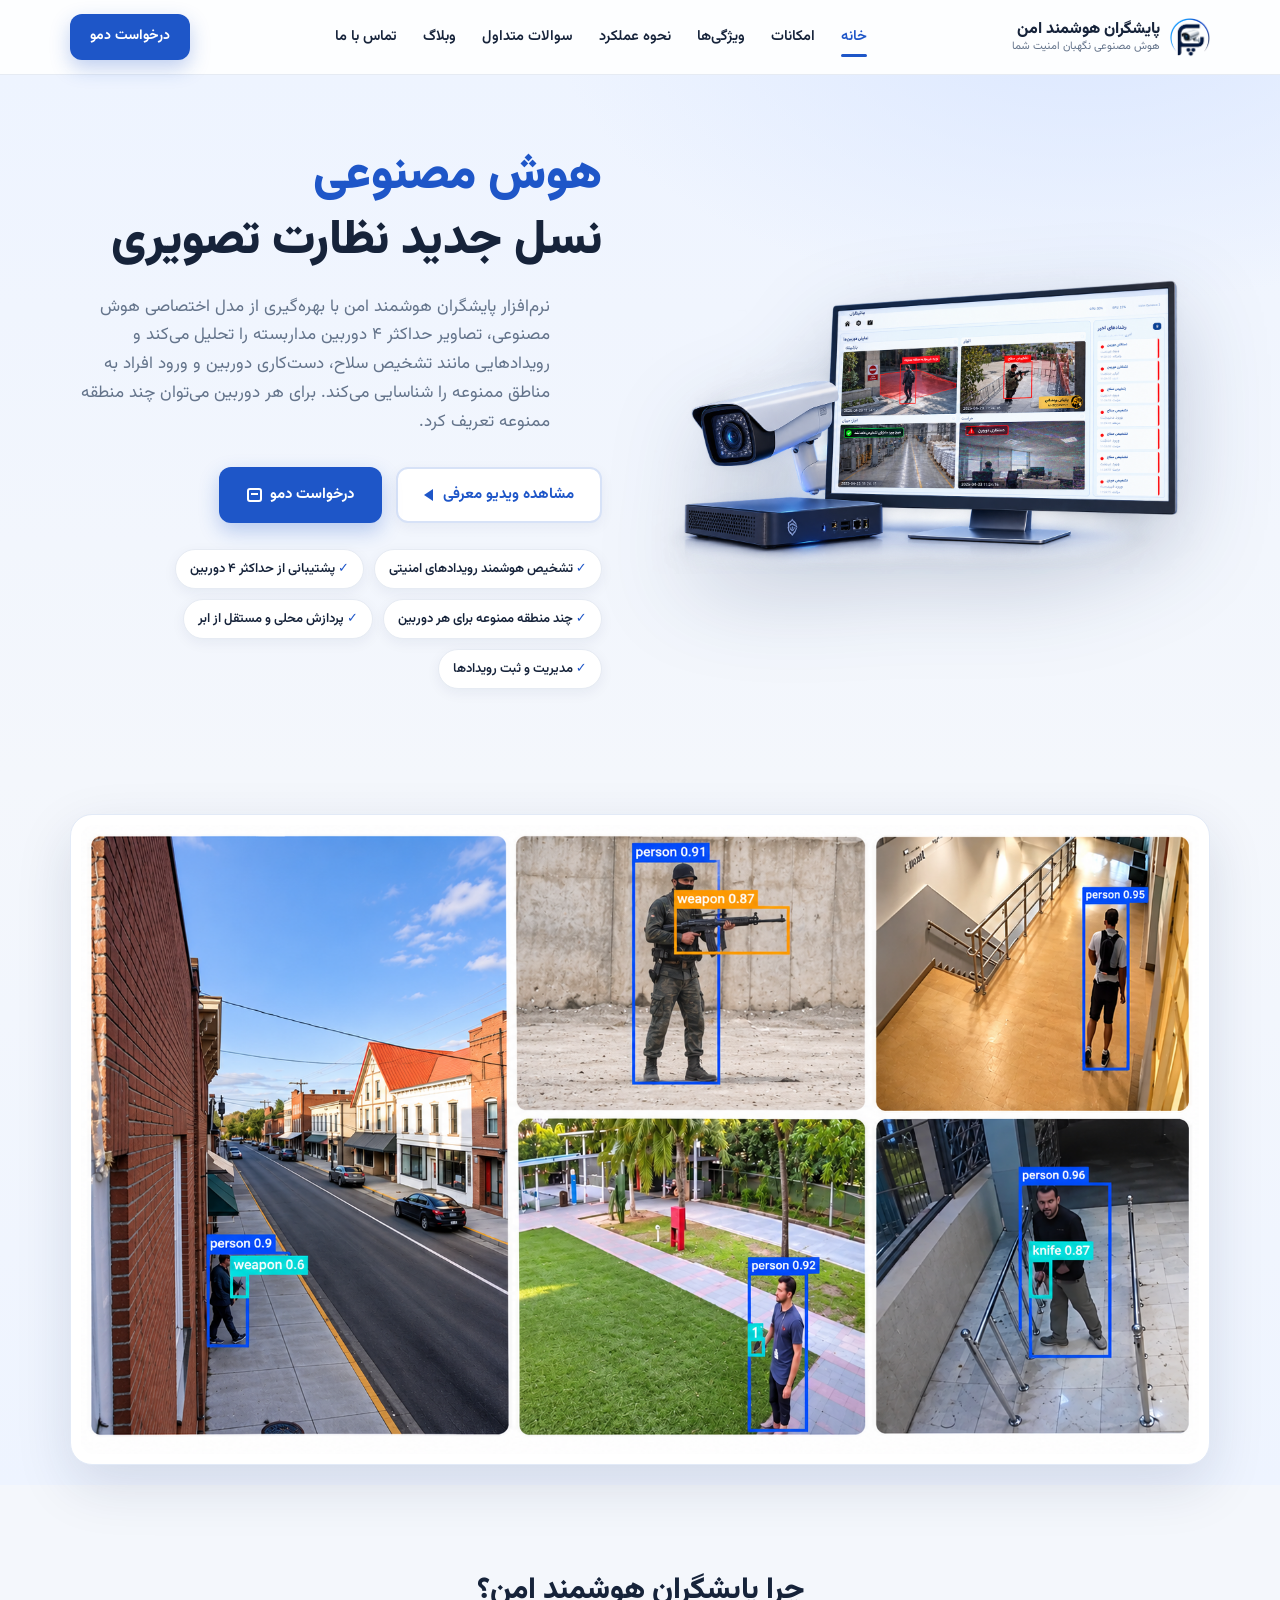
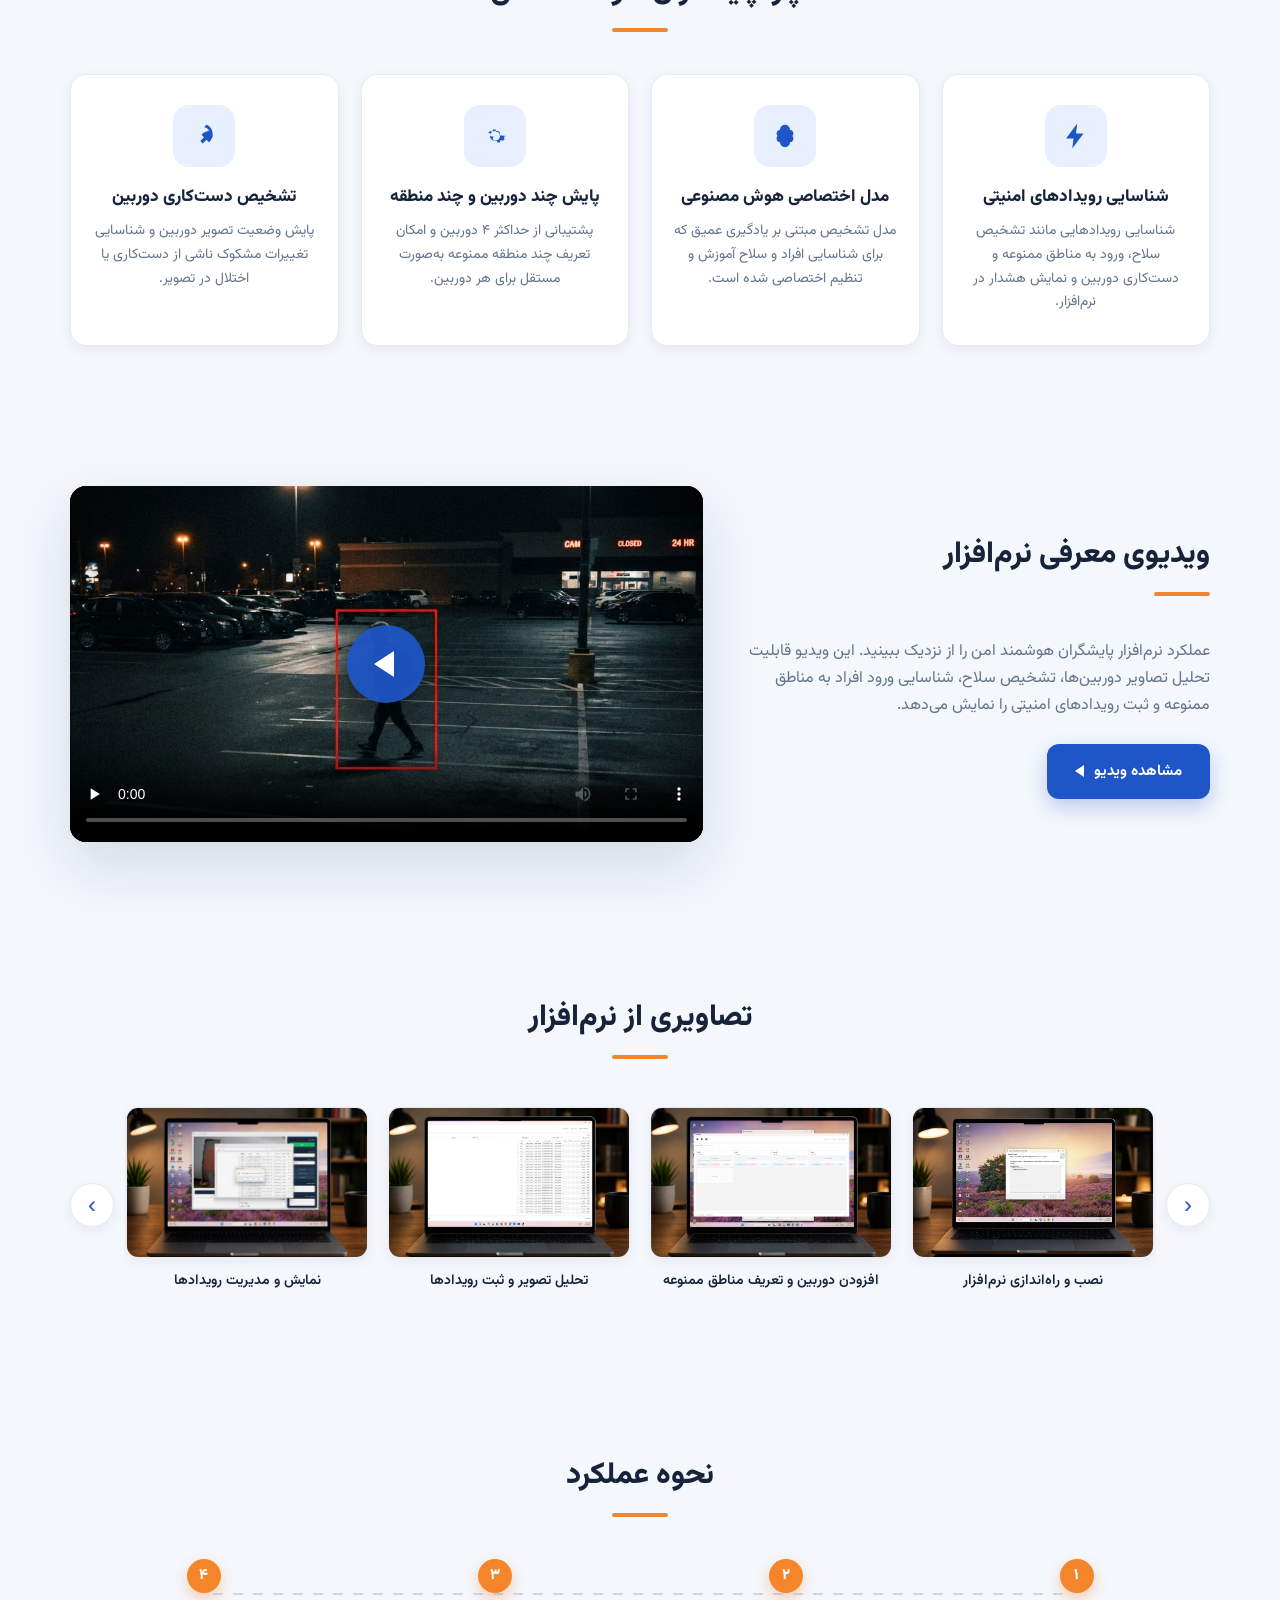
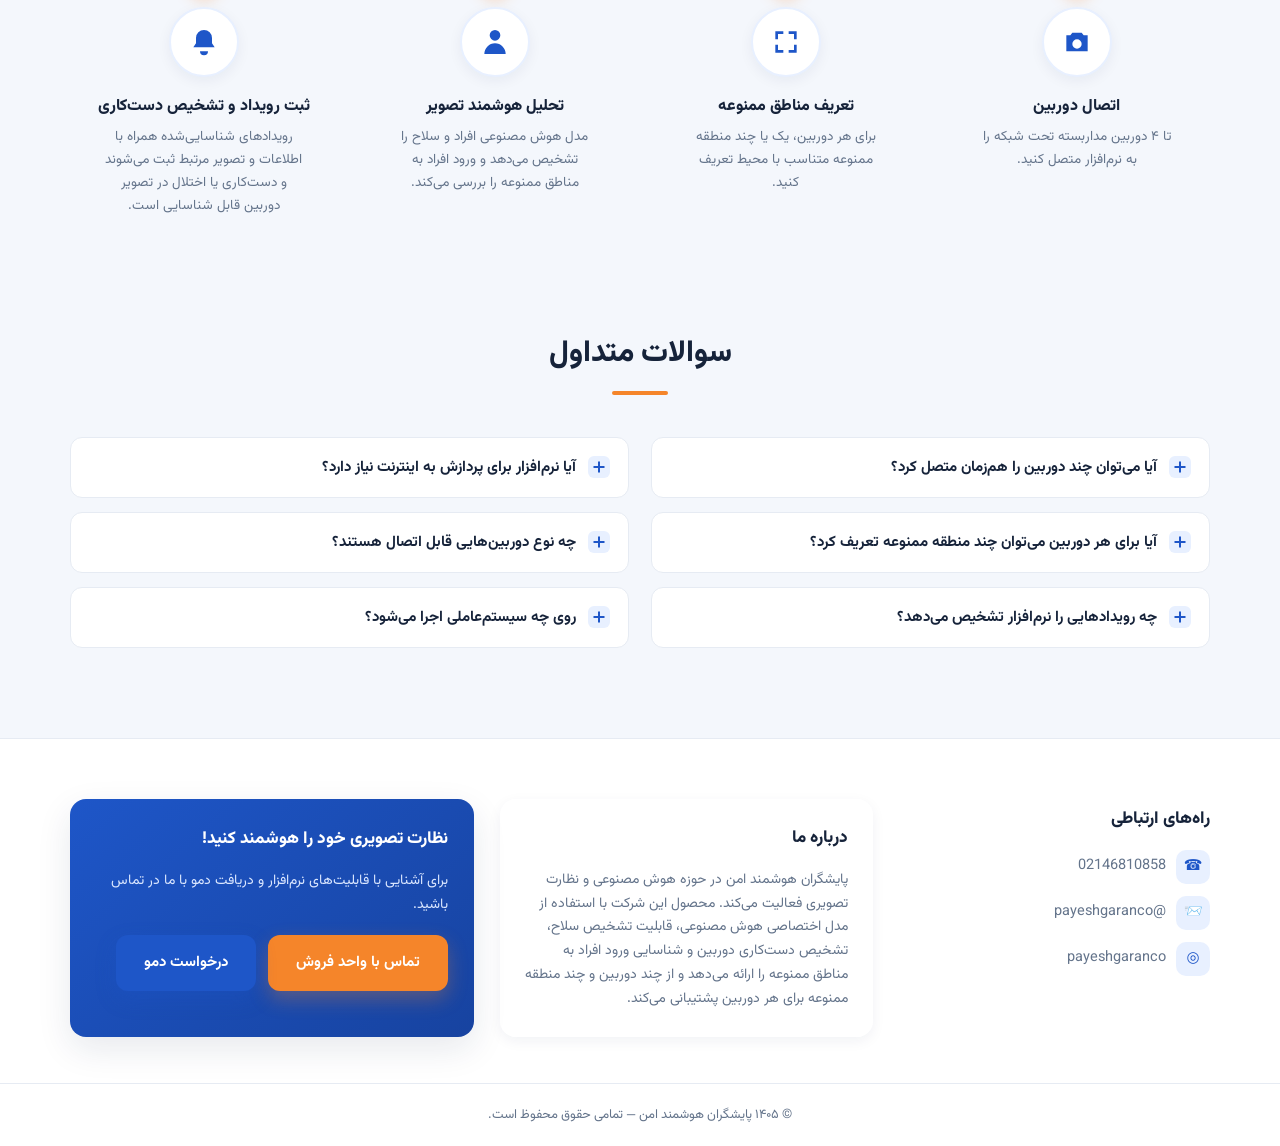
<file: index.html>
<!DOCTYPE html>
<html lang="fa" dir="rtl">
<head>
  <meta charset="UTF-8" />
  <meta name="viewport" content="width=device-width, initial-scale=1.0" />
  <title> پایشگران هوشمند امن | نرم‌افزار هوشمند نظارت تصویری با تشخیص سلاح و ورود به مناطق ممنوعه </title>
  <meta name="description"
content="نرم‌افزار هوشمند پایشگران، تصاویر چند دوربین مداربسته را تحلیل می‌کند و قابلیت تشخیص سلاح، تشخیص دست‌کاری دوربین و شناسایی ورود افراد به مناطق ممنوعه را دارد. امکان تعریف چند منطقه ممنوعه برای هر دوربین فراهم است.">
  <meta name="theme-color" content="#1e56c8" />
  <meta name="keywords"
  content="هوش مصنوعی, دوربین مداربسته, AI CCTV, تشخیص سلاح, دست‌کاری دوربین, منطقه ممنوعه, نظارت تصویری هوشمند">

  <meta name="robots" content="index,follow">
  <link rel="icon" type="image/png" href="/assets/logo/logo.png">
  <link rel="canonical" href="https://payeshgaranco.ir/">
  <meta property="og:title" content="پایشگران هوشمند امن">

  <meta property="og:description"
  content="نظارت تصویری هوشمند با تشخیص سلاح، دست‌کاری دوربین و ورود به مناطق ممنوعه">

  <meta property="og:image"
  content="https://payeshgaranco.ir/assets/images/cover.png">
  <meta property="og:image:width" content="1200">
  <meta property="og:image:height" content="630">
  <meta property="og:image:type" content="image/png">
  <meta property="og:url"
  content="https://payeshgaranco.ir">
  <meta property="og:locale" content="fa_IR">
  <meta property="og:site_name" content="پایشگران هوشمند امن">
  <meta name="twitter:card" content="summary_large_image">
  <meta name="twitter:title" content="پایشگران هوشمند امن">
  <meta name="twitter:description" content="تحلیل هوشمند چند دوربین مداربسته با هوش مصنوعی">
  <meta name="twitter:image" content="https://payeshgaranco.ir/assets/images/cover.png">
  <meta property="og:type"
  content="website">
  <!-- Vazirmatn Persian font -->
  <link rel="preconnect" href="https://fonts.googleapis.com" />
  <link rel="preconnect" href="https://fonts.gstatic.com" crossorigin />
  <link href="https://fonts.googleapis.com/css2?family=Vazirmatn:wght@400;500;600;700;800;900&display=swap" rel="stylesheet" />

  <link rel="stylesheet" href="style.css" />
</head>
<body>

  <!-- ============================================================= -->
  <!-- SECTION 1 : HEADER + HERO                                     -->
  <!-- ============================================================= -->
  <header class="navbar" id="navbar">
    <div class="container nav-inner">

      <!-- Brand / Logo -->
      <a href="#hero" class="brand">
        <!-- ASSET REQUIRED: assets/logo/logo.png -->
        <img src="assets/logo/logo.png" alt="لوگوی پایشگران هوشمند امن" class="brand-logo" />
        <span class="brand-text">
          <strong>پایشگران هوشمند امن</strong>
          <small>هوش مصنوعی نگهبان امنیت شما</small>
        </span>
      </a>

      <!-- Desktop navigation -->
      <nav class="nav-links" id="navLinks">
        <a href="#hero" class="active">خانه</a>
        <a href="#features">امکانات</a>
        <a href="#video">ویژگی‌ها</a>
        <a href="#how">نحوه عملکرد</a>
        <a href="#faq">سوالات متداول</a>
        <a href="/blog/">وبلاگ</a>
        <a href="#footer">تماس با ما</a>
      </nav>

      <!-- CTA + mobile toggle -->
      <div class="nav-actions">
        <a href="#footer" class="btn btn-primary btn-sm nav-cta">درخواست دمو</a>
        <button class="nav-toggle" id="navToggle" aria-label="باز کردن منو" aria-expanded="false">
          <span></span><span></span><span></span>
        </button>
      </div>

    </div>
  </header>

  <!-- HERO -->
  <section class="hero" id="hero">
    <div class="container hero-inner">

      <!-- Hero image -->
      <div class="hero-media reveal">
        <!-- ASSET REQUIRED: assets/images/hero.png -->
        <img src="assets/Dashboard.webp" alt="نمایش نرم‌افزار روی مانیتور و لپ‌تاپ به همراه دوربین مداربسته" />
      </div>

      <!-- Hero text -->
      <div class="hero-content reveal">
        <h1 class="hero-title">
          <span class="accent">هوش مصنوعی</span>
         نسل جدید نظارت تصویری
        </h1>
        <p class="hero-sub">نرم‌افزار پایشگران هوشمند امن با بهره‌گیری از مدل اختصاصی هوش مصنوعی، تصاویر حداکثر ۴ دوربین مداربسته را تحلیل می‌کند و رویدادهایی مانند تشخیص سلاح، دست‌کاری دوربین و ورود افراد به مناطق ممنوعه را شناسایی می‌کند. برای هر دوربین می‌توان چند منطقه ممنوعه تعریف کرد.
        </p>

        <div class="hero-buttons">
          <a href="#video" class="btn btn-outline">
            مشاهده ویدیو معرفی
            <span class="icon-play" aria-hidden="true"></span>
          </a>
          <a href="#footer" class="btn btn-primary">
            درخواست دمو
            <span class="icon-cal" aria-hidden="true"></span>
          </a>
        </div>

        <!-- Feature chips -->
        <ul class="hero-chips">
          <li>تشخیص هوشمند رویدادهای امنیتی</li>
          <li>پشتیبانی از حداکثر ۴ دوربین</li>
          <li>چند منطقه ممنوعه برای هر دوربین</li>
          <li>پردازش محلی و مستقل از ابر</li>
          <li>مدیریت و ثبت رویدادها</li>
        </ul>
      </div>

    </div>
  </section>
  
  <!-- AI Detection Showcase -->
  <section class="detection-showcase">
    <div class="container">
      <div class="detection-image">
        <img
          src="assets/images/ai-detection.png"
          alt="نمونه تشخیص هوشمند انسان و سلاح توسط مدل اختصاصی پایشگران"
          loading="lazy"
        />
      </div>
    </div>
  </section>

  <!-- ============================================================= -->
  <!-- SECTION 2 : FEATURES (4 CARDS)                                -->
  <!-- ============================================================= -->
  <section class="features" id="features">
    <div class="container">
      <h2 class="section-title reveal">چرا پایشگران هوشمند امن؟</h2>

      <div class="feature-grid">

        <article class="card feature-card reveal">
          <div class="feature-icon">
            <!-- icon: bolt/alert -->
            <svg viewBox="0 0 24 24" aria-hidden="true"><path d="M13 2 4 14h6l-1 8 9-12h-6z"/></svg>
          </div>
          <h3>شناسایی رویدادهای امنیتی</h3>
          <p>شناسایی رویدادهایی مانند تشخیص سلاح، ورود به مناطق ممنوعه و دست‌کاری دوربین و نمایش هشدار در نرم‌افزار.</p>
        </article>

        <article class="card feature-card reveal">
          <div class="feature-icon">
            <!-- icon: ai / brain -->
            <svg viewBox="0 0 24 24" aria-hidden="true"><path d="M12 3a4 4 0 0 0-4 4 3 3 0 0 0-2 5 3 3 0 0 0 2 5 4 4 0 0 0 8 0 3 3 0 0 0 2-5 3 3 0 0 0-2-5 4 4 0 0 0-4-4zm0 3v12"/></svg>
          </div>
          <h3>مدل اختصاصی هوش مصنوعی</h3>
          <p>مدل تشخیص مبتنی بر یادگیری عمیق که برای شناسایی افراد و سلاح آموزش و تنظیم اختصاصی شده است.</p>
        </article>

        <article class="card feature-card reveal">
          <div class="feature-icon">
            <!-- icon: settings/gear -->
            <svg viewBox="0 0 24 24" aria-hidden="true"><path d="M12 8a4 4 0 1 0 0 8 4 4 0 0 0 0-8zm9 4-2 .5.7 1.9-1.4 1.4-1.9-.7-.5 2h-2l-.5-2-1.9.7-1.4-1.4.7-1.9L8 12l.5-1.9-1.9-.7L8 8l1.9.7.5-2h2l.5 2 1.9-.7L16 9.4l-.7 1.9z"/></svg>
          </div>
          <h3>پایش چند دوربین و چند منطقه</h3>
          <p>پشتیبانی از حداکثر ۴ دوربین و امکان تعریف چند منطقه ممنوعه به‌صورت مستقل برای هر دوربین.</p>
        </article>

        <article class="card feature-card reveal">
          <div class="feature-icon">
            <!-- icon: rocket -->
            <svg viewBox="0 0 24 24" aria-hidden="true"><path d="M14 3c3 1 5 4 5 8 0 2-1 4-3 6l-2-2-3 3-2-2 3-3-2-2c2-2 4-3 6-3-1-2-2-3-4-3z"/></svg>
          </div>
          <h3>تشخیص دست‌کاری دوربین</h3>
          <p>پایش وضعیت تصویر دوربین و شناسایی تغییرات مشکوک ناشی از دست‌کاری یا اختلال در تصویر.</p>
        </article>

      </div>
    </div>
  </section>


  <!-- ============================================================= -->
  <!-- SECTION 3 : VIDEO                                             -->
  <!-- ============================================================= -->
  <section class="video-section" id="video">
    <div class="container video-inner">

      <div class="video-text reveal">
        <h2 class="section-title align-start">ویدیوی معرفی نرم‌افزار</h2>
        <p>عملکرد نرم‌افزار پایشگران هوشمند امن را از نزدیک ببینید. این ویدیو قابلیت تحلیل تصاویر دوربین‌ها، تشخیص سلاح، شناسایی ورود افراد به مناطق ممنوعه و ثبت رویدادهای امنیتی را نمایش می‌دهد.   </p>
        <a href="#video" class="btn btn-primary" id="playCta">
          مشاهده ویدیو
          <span class="icon-play" aria-hidden="true"></span>
        </a>
      </div>

      <div class="video-player reveal">
        <!-- ASSET REQUIRED: assets/video/demo.mp4  +  poster assets/images/video-poster.png -->
        <video id="demoVideo" controls poster="assets/images/video-poster.png" preload="none">
          <source src="assets/demoo.mp4" type="video/mp4" />
          مرورگر شما از پخش ویدیو پشتیبانی نمی‌کند.
        </video>
        <button class="video-play-btn" id="videoPlayBtn" aria-label="پخش ویدیو">
          <span class="icon-play-big" aria-hidden="true"></span>
        </button>
      </div>

    </div>
  </section>


  <!-- ============================================================= -->
  <!-- SECTION 4 : SOFTWARE GALLERY                                  -->
  <!-- ============================================================= -->
  <section class="gallery" id="gallery">
    <div class="container">
      <h2 class="section-title reveal">تصاویری از نرم‌افزار</h2>

      <div class="gallery-wrap reveal">
        <button class="gallery-nav prev" id="galleryPrev" aria-label="قبلی">‹</button>

        <div class="gallery-track" id="galleryTrack">
          <figure class="gallery-item">
            <!-- ASSET REQUIRED: assets/images/screenshot1.png -->
            <img src="assets/images/b.png" alt="نصب و راه‌اندازی نرم‌افزار پایشگران" />
            <figcaption>نصب و راه‌اندازی نرم‌افزار</figcaption>
          </figure>

          <figure class="gallery-item">
            <!-- ASSET REQUIRED: assets/images/screenshot2.png -->
            <img src="assets/images/c.png" alt="تعریف مناطق ممنوعه برای دوربین" />
            <figcaption>افزودن دوربین و تعریف مناطق ممنوعه</figcaption>
          </figure>

          <figure class="gallery-item">
            <!-- ASSET REQUIRED: assets/images/screenshot3.png -->
            <img src="assets/images/a.png" alt="تحلیل تصاویر و تشخیص رویدادهای امنیتی" />
            <figcaption>تحلیل تصویر و ثبت رویدادها</figcaption>
          </figure>

          <figure class="gallery-item">
            <!-- ASSET REQUIRED: assets/images/screenshot4.png -->
            <img src="assets/images/d.png" alt="نمایش و مدیریت رویدادهای ثبت‌شده" />
            <figcaption>نمایش و مدیریت رویدادها</figcaption>
          </figure>
        </div>

        <button class="gallery-nav next" id="galleryNext" aria-label="بعدی">›</button>
      </div>
    </div>
  </section>


  <!-- ============================================================= -->
  <!-- SECTION 5 : HOW IT WORKS (4 STEPS)                            -->
  <!-- ============================================================= -->
  <section class="how" id="how">
    <div class="container">
      <h2 class="section-title reveal">نحوه عملکرد</h2>

      <div class="steps">

        <div class="step reveal">
          <div class="step-badge">۱</div>
          <div class="step-icon">
            <!-- icon: camera -->
            <svg viewBox="0 0 24 24" aria-hidden="true"><path d="M4 7h3l1.5-2h7L17 7h3v12H4zM12 10a3.5 3.5 0 1 0 0 7 3.5 3.5 0 0 0 0-7z"/></svg>
          </div>
          <h3>اتصال دوربین</h3>
          <p>تا ۴ دوربین مداربسته تحت شبکه را به نرم‌افزار متصل کنید.</p>
        </div>

        <div class="step reveal">
          <div class="step-badge">۲</div>
          <div class="step-icon">
            <!-- icon: zone/square -->
            <svg viewBox="0 0 24 24" aria-hidden="true"><path d="M4 4h6v2H6v4H4zM20 4v6h-2V6h-4V4zM4 20v-6h2v4h4v2zM20 20h-6v-2h4v-4h2z"/></svg>
          </div>
          <h3>تعریف مناطق ممنوعه</h3>
          <p>برای هر دوربین، یک یا چند منطقه ممنوعه متناسب با محیط تعریف کنید.</p>
        </div>

        <div class="step reveal">
          <div class="step-badge">۳</div>
          <div class="step-icon">
            <!-- icon: person -->
            <svg viewBox="0 0 24 24" aria-hidden="true"><path d="M12 3a4 4 0 1 0 0 8 4 4 0 0 0 0-8zM4 21a8 8 0 0 1 16 0z"/></svg>
          </div>
          <h3>تحلیل هوشمند تصویر</h3>
          <p>مدل هوش مصنوعی افراد و سلاح را تشخیص می‌دهد و ورود افراد به مناطق ممنوعه را بررسی می‌کند.</p>
        </div>

        <div class="step reveal">
          <div class="step-badge">۴</div>
          <div class="step-icon">
            <!-- icon: bell -->
            <svg viewBox="0 0 24 24" aria-hidden="true"><path d="M12 3a6 6 0 0 0-6 6v4l-2 3h16l-2-3V9a6 6 0 0 0-6-6zM9 19a3 3 0 0 0 6 0z"/></svg>
          </div>
          <h3>ثبت رویداد و تشخیص دست‌کاری</h3>
          <p>رویدادهای شناسایی‌شده همراه با اطلاعات و تصویر مرتبط ثبت می‌شوند و دست‌کاری یا اختلال در تصویر دوربین قابل شناسایی است.</p>
        </div>

      </div>
    </div>
  </section>


  <!-- ============================================================= -->
  <!-- SECTION 6 : FAQ ACCORDION                                     -->
  <!-- ============================================================= -->
  <section class="faq" id="faq">
    <div class="container">
      <h2 class="section-title reveal">سوالات متداول</h2>

      <div class="faq-grid reveal">

        <!-- Column 1 -->
        <div class="faq-col">
          <div class="faq-item">
            <button class="faq-q" aria-expanded="false">
              <span class="faq-plus" aria-hidden="true"></span>
              آیا می‌توان چند دوربین را هم‌زمان متصل کرد؟
            </button>
            <div class="faq-a"><p>بله، نسخه فعلی نرم‌افزار از پایش هم‌زمان حداکثر ۴ دوربین مداربسته پشتیبانی می‌کند.</p></div>
          </div>

          <div class="faq-item">
            <button class="faq-q" aria-expanded="false">
              <span class="faq-plus" aria-hidden="true"></span>
              آیا برای هر دوربین می‌توان چند منطقه ممنوعه تعریف کرد؟
            </button>
            <div class="faq-a"><p>بله، برای هر دوربین می‌توان چند منطقه ممنوعه تعریف کرد و رویدادهای ثبت‌شده را در نرم‌افزار بررسی کرد.</p></div>
          </div>

          <div class="faq-item">
            <button class="faq-q" aria-expanded="false">
              <span class="faq-plus" aria-hidden="true"></span>
              چه رویدادهایی را نرم‌افزار تشخیص می‌دهد؟
            </button>
            <div class="faq-a"><p>قابلیت‌های اصلی شامل تشخیص سلاح، تشخیص دست‌کاری یا اختلال در تصویر دوربین و شناسایی ورود افراد به مناطق ممنوعه است.</p></div>
          </div>
        </div>

        <!-- Column 2 -->
        <div class="faq-col">
          <div class="faq-item">
            <button class="faq-q" aria-expanded="false">
              <span class="faq-plus" aria-hidden="true"></span>
              آیا نرم‌افزار برای پردازش به اینترنت نیاز دارد؟
            </button>
            <div class="faq-a"><p>پردازش اصلی و ذخیره‌سازی اطلاعات به‌صورت محلی انجام می‌شود و برای عملکرد اصلی نرم‌افزار به سرویس ابری نیاز نیست.</p></div>
          </div>

          <div class="faq-item">
            <button class="faq-q" aria-expanded="false">
              <span class="faq-plus" aria-hidden="true"></span>
              چه نوع دوربین‌هایی قابل اتصال هستند؟
            </button>
            <div class="faq-a"><p>نرم‌افزار از دوربین‌های تحت شبکه‌ای که جریان تصویر آن‌ها از طریق RTSP در دسترس باشد پشتیبانی می‌کند.</p></div>
          </div>

          <div class="faq-item">
            <button class="faq-q" aria-expanded="false">
              <span class="faq-plus" aria-hidden="true"></span>
              روی چه سیستم‌عاملی اجرا می‌شود؟
            </button>
            <div class="faq-a"><p>نرم‌افزار برای نصب و اجرا روی ویندوز ۱۰ و ویندوز ۱۱ آماده شده است.</p></div>
          </div>
        </div>

      </div>
    </div>
  </section>


  <!-- ============================================================= -->
  <!-- SECTION 7 : FOOTER + CONTACT                                  -->
  <!-- ============================================================= -->
  <footer class="footer" id="footer">
    <div class="container footer-grid">

      <!-- Contact info -->
      <div class="footer-col reveal">
        <h3>راه‌های ارتباطی</h3>
        <ul class="contact-list">
          <li><span class="c-icon" aria-hidden="true">☎</span>02146810858 </li>
          <li><span class="c-icon" aria-hidden="true">📨</span><a href="https://t.me/payeshgaranco" target="_blank">@payeshgaranco</a></li>
          <li><span class="c-icon" aria-hidden="true">◎</span><a href="https://instagram.com/payeshgaranco" target="_blank" rel="noopener noreferrer">payeshgaranco</a></li>
        </ul>
      </div>

      <!-- About -->
      <div class="footer-col card glass reveal">
        <h3>درباره ما</h3>
        <p>
          پایشگران هوشمند امن در حوزه هوش مصنوعی و نظارت تصویری فعالیت می‌کند. محصول این شرکت با استفاده از مدل اختصاصی هوش مصنوعی، قابلیت تشخیص سلاح، تشخیص دست‌کاری دوربین و شناسایی ورود افراد به مناطق ممنوعه را ارائه می‌دهد و از چند دوربین و چند منطقه ممنوعه برای هر دوربین پشتیبانی می‌کند.
        </p>
      </div>

      <!-- Final CTA -->
      <div class="footer-col cta-card reveal">
        <h3>نظارت تصویری خود را هوشمند کنید!</h3>
        <p>برای آشنایی با قابلیت‌های نرم‌افزار و دریافت دمو با ما در تماس باشید.</p>
        <div class="cta-buttons">
          <a href="tel:09380102519" class="btn btn-accent">تماس با واحد فروش</a>
          <a href="#hero" class="btn btn-primary">درخواست دمو</a>
        </div>
      </div>

    </div>

    <div class="footer-bottom">
      <div class="container">
        <p>© ۱۴۰۵ پایشگران هوشمند امن — تمامی حقوق محفوظ است.</p>
      </div>
    </div>
  </footer>

  <script src="script.js"></script>
</body>
</html>
</file>
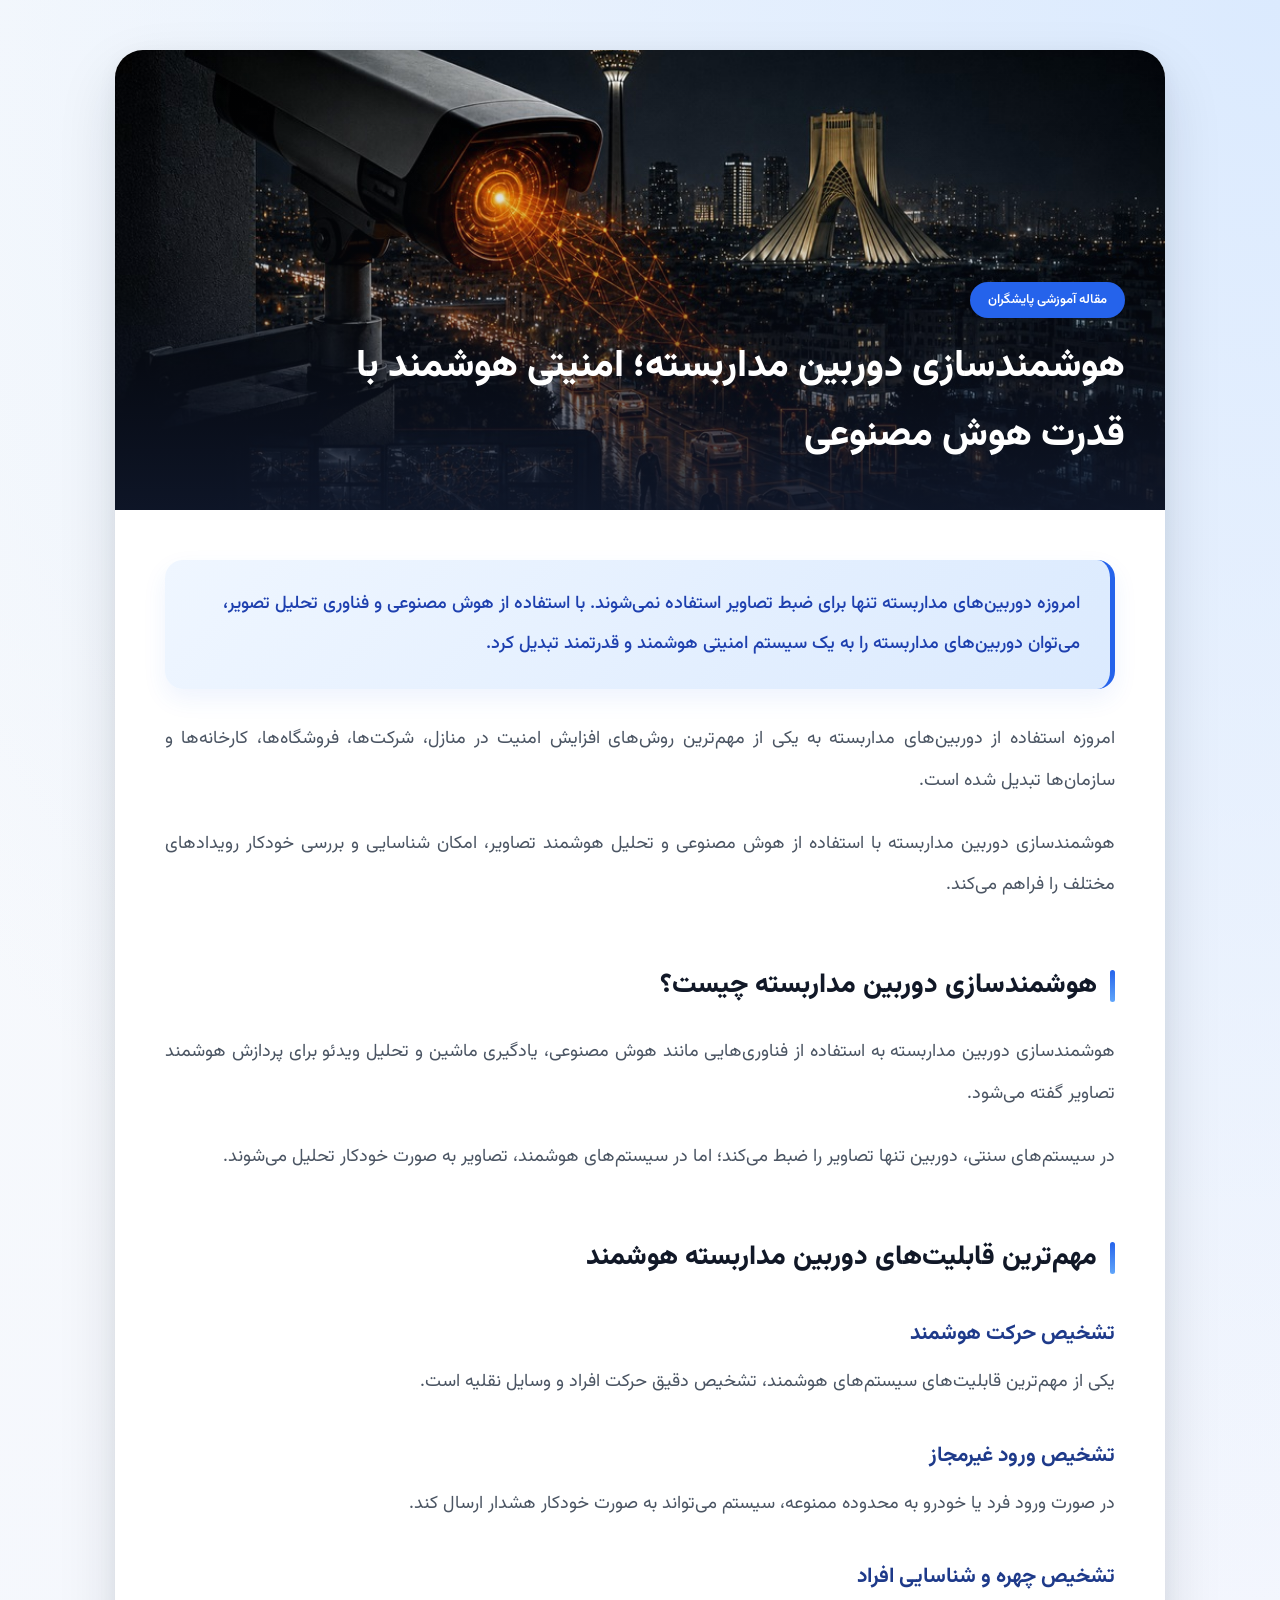
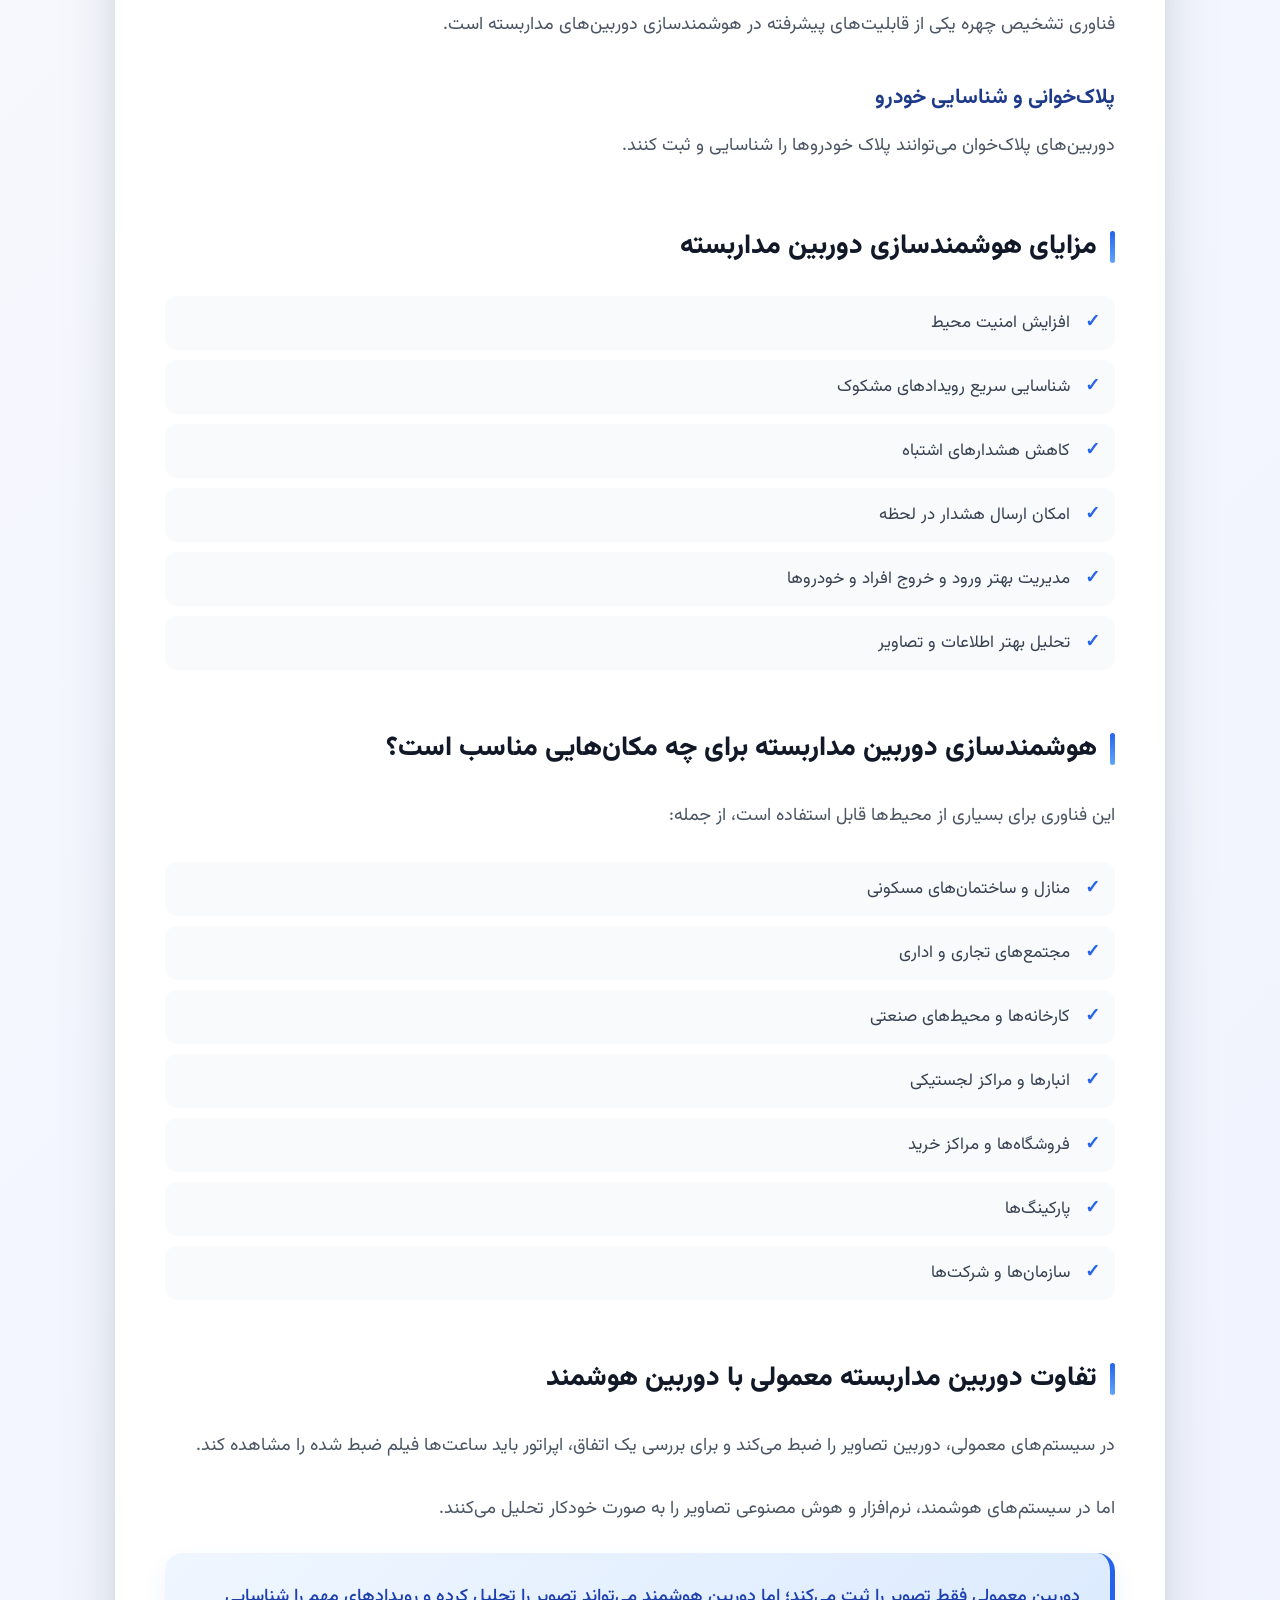
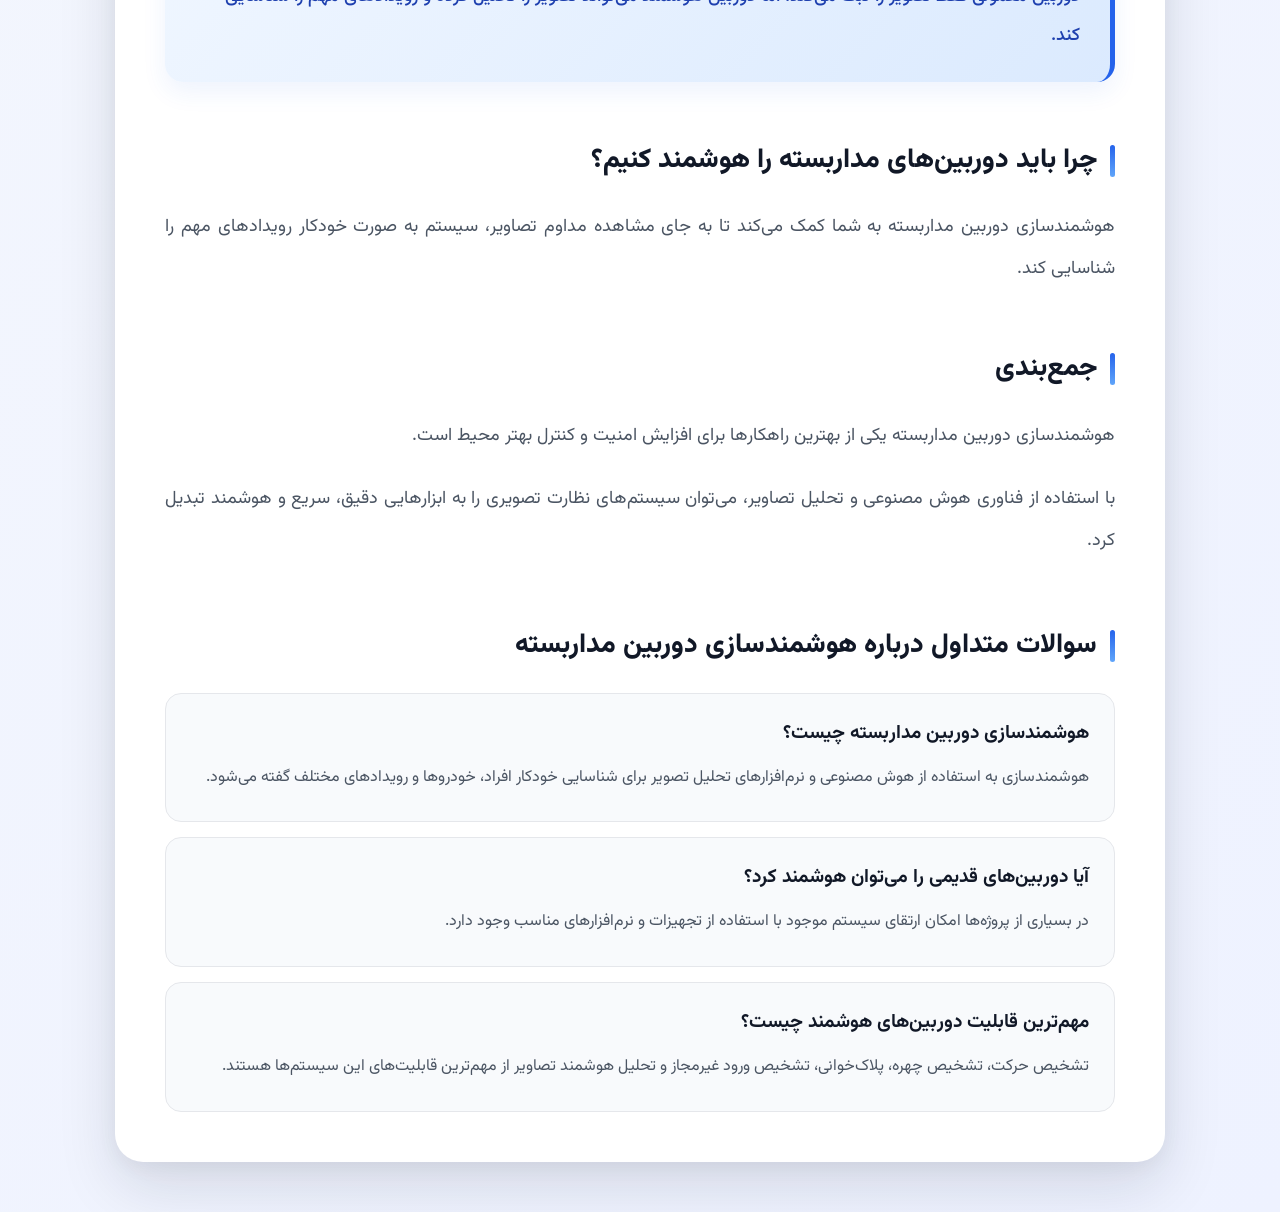
<file: blog/index.html>
<!DOCTYPE html>
<html lang="fa" dir="rtl">

<head>

    <meta charset="UTF-8">

    <meta name="viewport" content="width=device-width, initial-scale=1.0">

    <title>
        هوشمندسازی دوربین مداربسته | پایشگران هوشمند امن
    </title>

    <meta
        name="description"
        content="هوشمندسازی دوربین‌های مداربسته با استفاده از هوش مصنوعی، تشخیص چهره، پلاک‌خوانی و تحلیل هوشمند تصاویر."
    >

    <!-- فونت Vazirmatn -->

    <link rel="preconnect" href="https://fonts.googleapis.com">

    <link rel="preconnect" href="https://fonts.gstatic.com" crossorigin>

    <link
        href="https://fonts.googleapis.com/css2?family=Vazirmatn:wght@400;500;600;700;800&display=swap"
        rel="stylesheet"
    >

    <!-- فایل استایل -->

    <link rel="stylesheet" href="blog.css">

</head>


<body>


    <main class="blog-page">


        <article class="blog-article">


            <!-- تصویر اصلی مقاله -->

            <div class="blog-hero">

                <img
                    src="blogimage.png"
                    alt="هوشمندسازی دوربین مداربسته با هوش مصنوعی"
                >

                <div class="blog-hero-overlay">

                    <div class="blog-hero-content">

                        <span class="blog-label">
                            مقاله آموزشی پایشگران
                        </span>

                        <h1>
                            هوشمندسازی دوربین مداربسته؛
                            امنیتی هوشمند با قدرت هوش مصنوعی
                        </h1>

                    </div>

                </div>

            </div>


            <!-- محتوای مقاله -->

            <div class="blog-content">


                <div class="blog-highlight">

                    امروزه دوربین‌های مداربسته تنها برای ضبط تصاویر استفاده نمی‌شوند.
                    با استفاده از هوش مصنوعی و فناوری تحلیل تصویر، می‌توان دوربین‌های مداربسته را به یک سیستم امنیتی هوشمند و قدرتمند تبدیل کرد.

                </div>


                <p>

                    امروزه استفاده از دوربین‌های مداربسته به یکی از مهم‌ترین روش‌های افزایش امنیت در منازل، شرکت‌ها، فروشگاه‌ها، کارخانه‌ها و سازمان‌ها تبدیل شده است.

                </p>


                <p>

                    هوشمندسازی دوربین مداربسته با استفاده از هوش مصنوعی و تحلیل هوشمند تصاویر، امکان شناسایی و بررسی خودکار رویدادهای مختلف را فراهم می‌کند.

                </p>


                <h2>
                    هوشمندسازی دوربین مداربسته چیست؟
                </h2>


                <p>

                    هوشمندسازی دوربین مداربسته به استفاده از فناوری‌هایی مانند هوش مصنوعی، یادگیری ماشین و تحلیل ویدئو برای پردازش هوشمند تصاویر گفته می‌شود.

                </p>


                <p>

                    در سیستم‌های سنتی، دوربین تنها تصاویر را ضبط می‌کند؛ اما در سیستم‌های هوشمند، تصاویر به صورت خودکار تحلیل می‌شوند.

                </p>


                <h2>
                    مهم‌ترین قابلیت‌های دوربین مداربسته هوشمند
                </h2>


                <h3>
                    تشخیص حرکت هوشمند
                </h3>


                <p>

                    یکی از مهم‌ترین قابلیت‌های سیستم‌های هوشمند، تشخیص دقیق حرکت افراد و وسایل نقلیه است.

                </p>


                <h3>
                    تشخیص ورود غیرمجاز
                </h3>


                <p>

                    در صورت ورود فرد یا خودرو به محدوده ممنوعه، سیستم می‌تواند به صورت خودکار هشدار ارسال کند.

                </p>


                <h3>
                    تشخیص چهره و شناسایی افراد
                </h3>


                <p>

                    فناوری تشخیص چهره یکی از قابلیت‌های پیشرفته در هوشمندسازی دوربین‌های مداربسته است.

                </p>


                <h3>
                    پلاک‌خوانی و شناسایی خودرو
                </h3>


                <p>

                    دوربین‌های پلاک‌خوان می‌توانند پلاک خودروها را شناسایی و ثبت کنند.

                </p>


                <h2>
                    مزایای هوشمندسازی دوربین مداربسته
                </h2>


                <ul class="blog-list">

                    <li>
                        افزایش امنیت محیط
                    </li>

                    <li>
                        شناسایی سریع رویدادهای مشکوک
                    </li>

                    <li>
                        کاهش هشدارهای اشتباه
                    </li>

                    <li>
                        امکان ارسال هشدار در لحظه
                    </li>

                    <li>
                        مدیریت بهتر ورود و خروج افراد و خودروها
                    </li>

                    <li>
                        تحلیل بهتر اطلاعات و تصاویر
                    </li>

                </ul>


                <h2>
                    هوشمندسازی دوربین مداربسته برای چه مکان‌هایی مناسب است؟
                </h2>


                <p>

                    این فناوری برای بسیاری از محیط‌ها قابل استفاده است، از جمله:

                </p>


                <ul class="blog-list">

                    <li>
                        منازل و ساختمان‌های مسکونی
                    </li>

                    <li>
                        مجتمع‌های تجاری و اداری
                    </li>

                    <li>
                        کارخانه‌ها و محیط‌های صنعتی
                    </li>

                    <li>
                        انبارها و مراکز لجستیکی
                    </li>

                    <li>
                        فروشگاه‌ها و مراکز خرید
                    </li>

                    <li>
                        پارکینگ‌ها
                    </li>

                    <li>
                        سازمان‌ها و شرکت‌ها
                    </li>

                </ul>


                <h2>
                    تفاوت دوربین مداربسته معمولی با دوربین هوشمند
                </h2>


                <p>

                    در سیستم‌های معمولی، دوربین تصاویر را ضبط می‌کند و برای بررسی یک اتفاق، اپراتور باید ساعت‌ها فیلم ضبط شده را مشاهده کند.

                </p>


                <p>

                    اما در سیستم‌های هوشمند، نرم‌افزار و هوش مصنوعی تصاویر را به صورت خودکار تحلیل می‌کنند.

                </p>


                <div class="blog-highlight">

                    دوربین معمولی فقط تصویر را ثبت می‌کند؛
                    اما دوربین هوشمند می‌تواند تصویر را تحلیل کرده و رویدادهای مهم را شناسایی کند.

                </div>


                <h2>
                    چرا باید دوربین‌های مداربسته را هوشمند کنیم؟
                </h2>


                <p>

                    هوشمندسازی دوربین مداربسته به شما کمک می‌کند تا به جای مشاهده مداوم تصاویر، سیستم به صورت خودکار رویدادهای مهم را شناسایی کند.

                </p>


                <h2>
                    جمع‌بندی
                </h2>


                <p>

                    هوشمندسازی دوربین مداربسته یکی از بهترین راهکارها برای افزایش امنیت و کنترل بهتر محیط است.

                </p>


                <p>

                    با استفاده از فناوری هوش مصنوعی و تحلیل تصاویر، می‌توان سیستم‌های نظارت تصویری را به ابزارهایی دقیق، سریع و هوشمند تبدیل کرد.

                </p>


                <!-- سوالات متداول -->

                <section class="blog-faq">


                    <h2>
                        سوالات متداول درباره هوشمندسازی دوربین مداربسته
                    </h2>


                    <div class="blog-faq-item">

                        <h3>
                            هوشمندسازی دوربین مداربسته چیست؟
                        </h3>

                        <p>

                            هوشمندسازی به استفاده از هوش مصنوعی و نرم‌افزارهای تحلیل تصویر برای شناسایی خودکار افراد، خودروها و رویدادهای مختلف گفته می‌شود.

                        </p>

                    </div>


                    <div class="blog-faq-item">

                        <h3>
                            آیا دوربین‌های قدیمی را می‌توان هوشمند کرد؟
                        </h3>

                        <p>

                            در بسیاری از پروژه‌ها امکان ارتقای سیستم موجود با استفاده از تجهیزات و نرم‌افزارهای مناسب وجود دارد.

                        </p>

                    </div>


                    <div class="blog-faq-item">

                        <h3>
                            مهم‌ترین قابلیت دوربین‌های هوشمند چیست؟
                        </h3>

                        <p>

                            تشخیص حرکت، تشخیص چهره، پلاک‌خوانی، تشخیص ورود غیرمجاز و تحلیل هوشمند تصاویر از مهم‌ترین قابلیت‌های این سیستم‌ها هستند.

                        </p>

                    </div>


                </section>


            </div>


        </article>


    </main>


</body>

</html>
</file>
<file: style.css>
/*==============================
  BASE / RESET / VARIABLES
==============================*/
:root {
  --blue:        #1e56c8;
  --blue-dark:   #1743a0;
  --blue-soft:   #e8f0ff;
  --orange:      #f5852a;
  --ink:         #16233a;
  --muted:       #64748b;
  --line:        #e6ebf3;
  --bg:          #f4f7fc;
  --white:       #ffffff;
  --radius:      16px;
  --shadow-sm:   0 4px 14px rgba(20, 40, 80, 0.06);
  --shadow-md:   0 12px 34px rgba(20, 40, 80, 0.10);
  --shadow-lg:   0 24px 60px rgba(20, 40, 80, 0.14);
  --maxw:        1180px;
}

* { margin: 0; padding: 0; box-sizing: border-box; }

html {
  scroll-behavior: smooth;      /* smooth scroll */
  scroll-padding-top: 90px;
  background: var(--bg);
}

body {
  font-family: "Vazirmatn", system-ui, sans-serif;
  color: var(--ink);
  background: var(--bg);
  line-height: 1.7;
  overflow-x: hidden;
}

.container {
  width: 100%;
  max-width: var(--maxw);
  margin: 0 auto;
  padding: 0 20px;
}

img { max-width: 100%; display: block; }
ul { list-style: none; }
a { text-decoration: none; color: inherit; }

/*==============================
  BUTTONS (shared)
==============================*/
.btn {
  display: inline-flex;
  align-items: center;
  justify-content: center;
  gap: 8px;
  font-family: inherit;
  font-weight: 700;
  font-size: 15px;
  padding: 13px 26px;
  border-radius: 12px;
  border: 2px solid transparent;
  cursor: pointer;
  transition: transform .2s ease, box-shadow .2s ease, background .2s ease, color .2s ease;
}
.btn:hover { transform: translateY(-2px); }
.btn-sm { padding: 9px 18px; font-size: 14px; }

.btn-primary { background: var(--blue); color: #fff; box-shadow: 0 8px 20px rgba(30,86,200,.28); }
.btn-primary:hover { background: var(--blue-dark); }

.btn-outline { background: #fff; color: var(--blue); border-color: #d7e2f7; box-shadow: var(--shadow-sm); }
.btn-outline:hover { border-color: var(--blue); }

.btn-accent { background: var(--orange); color: #fff; box-shadow: 0 8px 20px rgba(245,133,42,.30); }
.btn-accent:hover { filter: brightness(.96); }

/* small inline icons made with CSS so no external icon files are required */
.icon-play  { width: 0; height: 0; border-inline-start: 9px solid currentColor; border-block: 6px solid transparent; margin-inline-start: 2px; }
.icon-cal   { width: 15px; height: 14px; border: 2px solid currentColor; border-radius: 3px; position: relative; }
.icon-cal::before { content: ""; position: absolute; inset: 3px 2px auto 2px; border-top: 2px solid currentColor; }

/*==============================
  SECTION TITLES (shared)
==============================*/
.section-title {
  text-align: center;
  font-size: clamp(22px, 3vw, 30px);
  font-weight: 800;
  margin-bottom: 42px;
  position: relative;
  padding-bottom: 16px;
}
.section-title::after {
  content: "";
  position: absolute;
  bottom: 0; left: 50%;
  transform: translateX(-50%);
  width: 56px; height: 4px;
  border-radius: 4px;
  background: var(--orange);
}
.section-title.align-start { text-align: right; }
.section-title.align-start::after { left: auto; right: 0; transform: none; }

/*==============================
  SCROLL REVEAL ANIMATION
==============================*/
.reveal {
  opacity: 0;
  transform: translateY(28px);
  transition: opacity .7s ease, transform .7s ease;
}
.reveal.visible { opacity: 1; transform: translateY(0); }

/*==============================
  SECTION 1 : NAVBAR
==============================*/
.navbar {
  position: sticky;               /* sticky navbar */
  top: 0;
  z-index: 100;
  background: rgba(255, 255, 255, 0.82);
  backdrop-filter: blur(14px);
  -webkit-backdrop-filter: blur(14px);
  border-bottom: 1px solid var(--line);
  transition: box-shadow .3s ease, background .3s ease;
}
.navbar.scrolled { box-shadow: var(--shadow-sm); background: rgba(255,255,255,.95); }

.nav-inner {
  display: flex;
  align-items: center;
  justify-content: space-between;
  gap: 20px;
  height: 74px;
}
.brand { display: flex; align-items: center; gap: 10px; }
.brand-logo { width: 40px; height: 40px; object-fit: contain; }
.brand-text { display: flex; flex-direction: column; line-height: 1.25; }
.brand-text strong { font-size: 16px; font-weight: 800; }
.brand-text small { font-size: 11px; color: var(--muted); }

.nav-links { display: flex; align-items: center; gap: 26px; }
.nav-links a { font-size: 14.5px; font-weight: 600; color: var(--ink); position: relative; padding: 6px 0; transition: color .2s; }
.nav-links a:hover { color: var(--blue); }
.nav-links a.active { color: var(--blue); }
.nav-links a.active::after {
  content: ""; position: absolute; bottom: -2px; right: 0; left: 0;
  height: 3px; border-radius: 3px; background: var(--blue);
}

.nav-actions { display: flex; align-items: center; gap: 12px; }

.nav-toggle {
  display: none;
  flex-direction: column;
  gap: 5px;
  width: 42px; height: 42px;
  border: 1px solid var(--line);
  border-radius: 10px;
  background: #fff;
  cursor: pointer;
  align-items: center; justify-content: center;
}
.nav-toggle span { width: 20px; height: 2px; background: var(--ink); border-radius: 2px; transition: .3s; }
.nav-toggle.open span:nth-child(1) { transform: translateY(7px) rotate(45deg); }
.nav-toggle.open span:nth-child(2) { opacity: 0; }
.nav-toggle.open span:nth-child(3) { transform: translateY(-7px) rotate(-45deg); }

/*==============================
  SECTION 1 : HERO
==============================*/
.hero {
  position: relative;
  padding: 70px 0 90px;
  background:
    radial-gradient(900px 500px at 85% -10%, #dbe7ff 0%, transparent 60%),
    linear-gradient(180deg, #eef4ff 0%, var(--bg) 100%);
  overflow: hidden;
}
.hero-inner {
  display: grid;
  grid-template-columns: 1.05fr 1fr;
  align-items: center;
  gap: 50px;
}
.hero-media img {
  width: 100%;
  filter: drop-shadow(0 30px 45px rgba(20,40,80,.22));
  animation: float 6s ease-in-out infinite;
}
@keyframes float { 0%,100% { transform: translateY(0); } 50% { transform: translateY(-14px); } }

.hero-content { text-align: right; }
.hero-title {
  font-size: clamp(30px, 4.4vw, 48px);
  font-weight: 900;
  line-height: 1.35;
  margin-bottom: 18px;
}
.hero-title .accent { color: var(--blue); display: block; }
.hero-sub { font-size: 17px; color: var(--muted); max-width: 480px; margin-inline-start: auto; margin-bottom: 30px; }

.hero-buttons { display: flex; gap: 14px; flex-wrap: wrap; margin-bottom: 26px; }

.hero-chips { display: flex; flex-wrap: wrap; gap: 10px; }
.hero-chips li {
  background: #fff;
  border: 1px solid var(--line);
  color: var(--ink);
  font-size: 13px;
  font-weight: 600;
  padding: 8px 14px;
  border-radius: 999px;
  box-shadow: var(--shadow-sm);
}
.hero-chips li::before { content: "✓ "; color: var(--blue); font-weight: 800; }

/*==============================
  SECTION 2 : FEATURES
==============================*/
.features { padding: 80px 0; }
.feature-grid {
  display: grid;
  grid-template-columns: repeat(4, 1fr);
  gap: 22px;
}
.card {
  background: #fff;
  border: 1px solid var(--line);
  border-radius: var(--radius);
  box-shadow: var(--shadow-sm);
}
/* glassmorphism card variant */
.glass {
  background: rgba(255,255,255,.6);
  backdrop-filter: blur(12px);
  -webkit-backdrop-filter: blur(12px);
  border: 1px solid rgba(255,255,255,.7);
}
.feature-card {
  padding: 30px 22px;
  text-align: center;
  transition: transform .3s ease, box-shadow .3s ease, border-color .3s ease;
}
.feature-card:hover { transform: translateY(-8px); box-shadow: var(--shadow-md); border-color: #cfe0ff; }
.feature-icon {
  width: 62px; height: 62px;
  margin: 0 auto 16px;
  border-radius: 16px;
  background: var(--blue-soft);
  display: grid; place-items: center;
}
.feature-icon svg { width: 30px; height: 30px; fill: var(--blue); }
.feature-card h3 { font-size: 17px; font-weight: 800; margin-bottom: 8px; }
.feature-card p { font-size: 14px; color: var(--muted); }

/*==============================
  SECTION 3 : VIDEO
==============================*/
.video-section { padding: 60px 0 80px; }
.video-inner {
  display: grid;
  grid-template-columns: 0.85fr 1.15fr;
  align-items: center;
  gap: 40px;
}
.video-text p { color: var(--muted); font-size: 16px; margin-bottom: 24px; }

.video-player {
  position: relative;
  border-radius: var(--radius);
  overflow: hidden;
  box-shadow: var(--shadow-lg);
  background: #0b1220;
  aspect-ratio: 16 / 9;
}
.video-player video { width: 100%; height: 100%; object-fit: cover; }
.video-play-btn {
  position: absolute; inset: 0;
  margin: auto;
  width: 78px; height: 78px;
  border: none;
  border-radius: 50%;
  background: rgba(30,86,200,.92);
  color: #fff;
  cursor: pointer;
  display: grid; place-items: center;
  box-shadow: 0 10px 30px rgba(0,0,0,.35);
  transition: transform .2s ease, background .2s ease;
}
.video-play-btn:hover { transform: scale(1.08); background: var(--blue); }
.video-play-btn.hidden { display: none; }
.icon-play-big { width: 0; height: 0; border-inline-start: 20px solid #fff; border-block: 13px solid transparent; margin-inline-start: 5px; }

/*==============================
  SECTION 4 : SOFTWARE GALLERY
==============================*/
.gallery { padding: 70px 0; }
.gallery-wrap { position: relative; display: flex; align-items: center; gap: 10px; }
.gallery-track {
  display: flex;
  gap: 20px;
  overflow-x: auto;
  scroll-behavior: smooth;
  scroll-snap-type: x mandatory;
  padding: 6px 2px 16px;
  flex: 1;
  scrollbar-width: none;
}
.gallery-track::-webkit-scrollbar { display: none; }
.gallery-item {
  flex: 0 0 calc(25% - 15px);
  scroll-snap-align: start;
  text-align: center;
}
.gallery-item img {
  width: 100%;
  aspect-ratio: 16 / 10;
  object-fit: cover;
  border-radius: 12px;
  border: 1px solid var(--line);
  box-shadow: var(--shadow-sm);
  transition: transform .3s ease, box-shadow .3s ease;
}
.gallery-item img:hover { transform: translateY(-6px); box-shadow: var(--shadow-md); }
.gallery-item figcaption { margin-top: 12px; font-size: 14px; font-weight: 600; color: var(--ink); }

.gallery-nav {
  flex: 0 0 auto;
  width: 44px; height: 44px;
  border-radius: 50%;
  border: 1px solid var(--line);
  background: #fff;
  color: var(--blue);
  font-size: 24px;
  line-height: 1;
  cursor: pointer;
  box-shadow: var(--shadow-sm);
  transition: background .2s, color .2s;
}
.gallery-nav:hover { background: var(--blue); color: #fff; }

/*==============================
  SECTION 5 : HOW IT WORKS
==============================*/
.how { padding: 70px 0 90px; }
.steps {
  display: grid;
  grid-template-columns: repeat(4, 1fr);
  gap: 24px;
  position: relative;
}
/* connecting line behind the steps (RTL friendly) */
.steps::before {
  content: "";
  position: absolute;
  top: 34px;
  right: 12.5%;
  left: 12.5%;
  height: 2px;
  background: repeating-linear-gradient(90deg, #cbd8ee 0 10px, transparent 10px 20px);
  z-index: 0;
}
.step { text-align: center; position: relative; z-index: 1; }
.step-badge {
  width: 34px; height: 34px;
  margin: 0 auto 14px;
  border-radius: 50%;
  background: var(--orange);
  color: #fff;
  font-weight: 800;
  display: grid; place-items: center;
  font-size: 15px;
  box-shadow: 0 6px 14px rgba(245,133,42,.35);
}
.step-icon {
  width: 70px; height: 70px;
  margin: 0 auto 16px;
  border-radius: 50%;
  background: #fff;
  border: 2px solid var(--blue-soft);
  display: grid; place-items: center;
  box-shadow: var(--shadow-sm);
}
.step-icon svg { width: 32px; height: 32px; fill: var(--blue); }
.step h3 { font-size: 16px; font-weight: 800; margin-bottom: 6px; }
.step p { font-size: 13.5px; color: var(--muted); max-width: 200px; margin: 0 auto; }

/*==============================
  SECTION 6 : FAQ ACCORDION
==============================*/
.faq { padding: 20px 0 90px; }
.faq-grid {
  display: grid;
  grid-template-columns: 1fr 1fr;
  gap: 22px;
}
.faq-col { display: flex; flex-direction: column; gap: 14px; }
.faq-item {
  background: #fff;
  border: 1px solid var(--line);
  border-radius: 12px;
  overflow: hidden;
  transition: box-shadow .25s ease, border-color .25s ease;
}
.faq-item.open { border-color: #cfe0ff; box-shadow: var(--shadow-sm); }
.faq-q {
  width: 100%;
  display: flex;
  align-items: center;
  gap: 12px;
  text-align: right;
  font-family: inherit;
  font-size: 15px;
  font-weight: 700;
  color: var(--ink);
  background: none;
  border: none;
  padding: 18px 18px;
  cursor: pointer;
}
.faq-plus {
  flex: 0 0 auto;
  width: 22px; height: 22px;
  position: relative;
  border-radius: 6px;
  background: var(--blue-soft);
}
.faq-plus::before, .faq-plus::after {
  content: ""; position: absolute; background: var(--blue);
  top: 50%; left: 50%; transform: translate(-50%, -50%);
  transition: transform .3s ease, opacity .3s ease;
}
.faq-plus::before { width: 11px; height: 2px; }
.faq-plus::after  { width: 2px; height: 11px; }
.faq-item.open .faq-plus::after { transform: translate(-50%, -50%) rotate(90deg); opacity: 0; }

.faq-a {
  max-height: 0;
  overflow: hidden;
  transition: max-height .35s ease;
}
.faq-a p { padding: 0 18px 18px; color: var(--muted); font-size: 14px; }

/*==============================
  SECTION 7 : FOOTER + CONTACT
==============================*/
.footer { background: #fff; border-top: 1px solid var(--line); padding-top: 60px; }
.footer-grid {
  display: grid;
  grid-template-columns: 1fr 1.2fr 1.3fr;
  gap: 26px;
  align-items: stretch;
}
.footer-col { padding: 6px 0; }
.footer-col h3 { font-size: 17px; font-weight: 800; margin-bottom: 16px; }

.contact-list li {
  display: flex; align-items: center; gap: 10px;
  font-size: 14.5px; color: var(--muted);
  margin-bottom: 12px;
}
.c-icon {
  width: 34px; height: 34px;
  border-radius: 10px;
  background: var(--blue-soft);
  color: var(--blue);
  display: grid; place-items: center;
  font-size: 15px;
}

.footer-col.card { padding: 24px; }
.footer-col.card p { font-size: 14px; color: var(--muted); }

.cta-card {
  padding: 26px;
  border-radius: var(--radius);
  background: linear-gradient(140deg, var(--blue) 0%, var(--blue-dark) 100%);
  color: #fff;
  box-shadow: var(--shadow-md);
}
.cta-card h3 { color: #fff; }
.cta-card p { color: #dbe7ff; font-size: 14px; margin-bottom: 18px; }
.cta-buttons { display: flex; gap: 12px; flex-wrap: wrap; }

.footer-bottom { margin-top: 46px; border-top: 1px solid var(--line); padding: 20px 0; }
.footer-bottom p { text-align: center; font-size: 13px; color: var(--muted); }

/*==============================
  RESPONSIVE : TABLET
==============================*/
@media (max-width: 992px) {
  .feature-grid { grid-template-columns: repeat(2, 1fr); }
  .steps { grid-template-columns: repeat(2, 1fr); row-gap: 40px; }
  .steps::before { display: none; }
  .footer-grid { grid-template-columns: 1fr 1fr; }
  .cta-card { grid-column: 1 / -1; }
  .gallery-item { flex: 0 0 calc(50% - 10px); }
  .video-inner { grid-template-columns: 1fr; }
  .video-text { text-align: center; }
  .section-title.align-start { text-align: center; }
  .section-title.align-start::after { left: 50%; right: auto; transform: translateX(-50%); }
}

/*==============================
  RESPONSIVE : MOBILE
==============================*/
@media (max-width: 720px) {
  .nav-links {
    position: absolute;
    top: 74px; right: 0; left: 0;
    flex-direction: column;
    align-items: stretch;
    gap: 0;
    background: #fff;
    border-bottom: 1px solid var(--line);
    box-shadow: var(--shadow-md);
    padding: 8px 20px 16px;
    max-height: 0;
    overflow: hidden;
    transition: max-height .35s ease;
  }
  .nav-links.open { max-height: calc(100vh - 74px);
    overflow-y: auto; }
  .nav-links a { padding: 13px 0; border-bottom: 1px solid var(--line); }
  .nav-links a.active::after { display: none; }
  .nav-toggle { display: flex; }
  .nav-cta { display: none; }

  .hero { padding: 40px 0 60px; }
  .hero-inner { grid-template-columns: 1fr; gap: 34px; }
  .hero-content { text-align: center; order: 2; }
  .hero-media { order: 1; }
  .hero-sub { margin-inline: auto; }
  .hero-buttons, .hero-chips { justify-content: center; }

  .feature-grid { grid-template-columns: 1fr; }
  .footer-grid { grid-template-columns: 1fr; }
  .gallery-item { flex: 0 0 85%; }
  .hero-buttons .btn { flex: 1; }
}
/* AI Detection Showcase */
.detection-showcase {
  padding: 35px 0 20px;
  background: linear-gradient(180deg, #f4f7fc, #eef4ff);
}

.detection-image {
  width: 100%;
  max-width: 1250px;
  margin: 0 auto;
  padding: 10px;
  background: #fff;
  border: 1px solid #e2eaf7;
  border-radius: 22px;
  box-shadow: 0 20px 55px rgba(20, 40, 80, 0.13);
  overflow: hidden;
}

.detection-image img {
  width: 100%;
  height: auto;
  display: block;
  border-radius: 14px;
  object-fit: contain;
  transition: transform .4s ease;
}

.detection-image:hover img {
  transform: scale(1.015);
}

@media (max-width: 720px) {
  .detection-showcase {
    padding: 20px 0;
  }

  .detection-image {
    padding: 5px;
    border-radius: 14px;
  }

  .detection-image img {
    border-radius: 10px;
  }
}
</file>
<file: blog/blog.css>
/* ========================================================= */
/* RESET                                                       */
/* ========================================================= */

* {

    box-sizing: border-box;

}


html {

    scroll-behavior: smooth;

}


body {

    margin: 0;

    font-family: "Vazirmatn", sans-serif;

    color: #111827;

    background:

        radial-gradient(
            circle at top right,
            #dbeafe 0%,
            transparent 35%
        ),

        linear-gradient(
            135deg,
            #f8fafc,
            #eef2ff
        );

}


/* ========================================================= */
/* MAIN BLOG                                                   */
/* ========================================================= */

.blog-page {

    width: min(1050px, calc(100% - 40px));

    margin: 50px auto;

}


.blog-article {

    overflow: hidden;

    background: #ffffff;

    border-radius: 28px;

    box-shadow:

        0 25px 60px rgba(15, 23, 42, 0.12),

        0 5px 20px rgba(15, 23, 42, 0.05);

}


/* ========================================================= */
/* HERO IMAGE                                                   */
/* ========================================================= */

.blog-hero {

    position: relative;

    width: 100%;

    height: 460px;

    overflow: hidden;

}


.blog-hero img {

    width: 100%;

    height: 100%;

    display: block;

    object-fit: cover;

    transition: transform 0.6s ease;

}


.blog-article:hover
.blog-hero img {

    transform: scale(1.03);

}


.blog-hero-overlay {

    position: absolute;

    inset: 0;

    display: flex;

    align-items: flex-end;

    padding: 40px;

    background:

        linear-gradient(

            to top,

            rgba(15, 23, 42, 0.92),

            rgba(15, 23, 42, 0.20),

            transparent

        );

}


.blog-hero-content {

    max-width: 800px;

    color: #ffffff;

}


.blog-label {

    display: inline-block;

    padding: 8px 18px;

    margin-bottom: 15px;

    color: #ffffff;

    font-size: 13px;

    font-weight: 600;

    background: #2563eb;

    border-radius: 30px;

}


.blog-hero h1 {

    margin: 0;

    color: #ffffff;

    font-size: 38px;

    font-weight: 800;

    line-height: 1.8;

}


/* ========================================================= */
/* CONTENT                                                     */
/* ========================================================= */

.blog-content {

    padding: 50px;

}


.blog-content p {

    margin: 0 0 22px;

    color: #4b5563;

    font-size: 18px;

    font-weight: 400;

    line-height: 2.3;

    text-align: justify;

}


.blog-content h2 {

    position: relative;

    margin: 55px 0 22px;

    padding-right: 18px;

    color: #111827;

    font-size: 27px;

    font-weight: 800;

    line-height: 1.8;

}


.blog-content h2::before {

    content: "";

    position: absolute;

    top: 8px;

    right: 0;

    width: 5px;

    height: 32px;

    background:

        linear-gradient(

            to bottom,

            #2563eb,

            #60a5fa

        );

    border-radius: 10px;

}


.blog-content h3 {

    margin: 35px 0 12px;

    color: #1e3a8a;

    font-size: 21px;

    font-weight: 700;

}


/* ========================================================= */
/* HIGHLIGHT                                                   */
/* ========================================================= */

.blog-highlight {

    padding: 25px 30px;

    margin: 0 0 30px;

    color: #1e40af;

    font-size: 18px;

    font-weight: 500;

    line-height: 2.2;

    background:

        linear-gradient(

            135deg,

            #eff6ff,

            #dbeafe

        );

    border-right: 5px solid #2563eb;

    border-radius: 18px;

    box-shadow:

        0 10px 25px rgba(37, 99, 235, 0.08);

}


/* ========================================================= */
/* LIST                                                        */
/* ========================================================= */

.blog-list {

    padding: 0;

    margin: 25px 0;

    list-style: none;

}


.blog-list li {

    position: relative;

    padding: 14px 45px 14px 15px;

    margin-bottom: 10px;

    color: #374151;

    font-size: 17px;

    background: #f8fafc;

    border-radius: 12px;

    transition:

        transform 0.25s ease,

        background 0.25s ease;

}


.blog-list li::before {

    content: "✓";

    position: absolute;

    top: 13px;

    right: 15px;

    color: #2563eb;

    font-size: 18px;

    font-weight: 800;

}


.blog-list li:hover {

    background: #eff6ff;

    transform: translateX(-5px);

}


/* ========================================================= */
/* FAQ                                                         */
/* ========================================================= */

.blog-faq {

    margin-top: 60px;

}


.blog-faq-item {

    padding: 25px;

    margin-top: 15px;

    background: #f8fafc;

    border: 1px solid #e5e7eb;

    border-radius: 16px;

    transition:

        transform 0.25s ease,

        box-shadow 0.25s ease;

}


.blog-faq-item:hover {

    transform: translateY(-3px);

    box-shadow:

        0 10px 25px rgba(37, 99, 235, 0.08);

}


.blog-faq-item h3 {

    margin: 0 0 12px;

    color: #111827;

    font-size: 19px;

    font-weight: 700;

}


.blog-faq-item p {

    margin: 0;

    font-size: 16px;

}


/* ========================================================= */
/* RESPONSIVE                                                  */
/* ========================================================= */

@media (max-width: 768px) {


    .blog-page {

        width: calc(100% - 24px);

        margin: 20px auto;

    }


    .blog-article {

        border-radius: 20px;

    }


    .blog-hero {

        height: 300px;

    }


    .blog-hero-overlay {

        padding: 25px;

    }


    .blog-hero h1 {

        font-size: 24px;

        line-height: 1.8;

    }


    .blog-content {

        padding: 25px 20px;

    }


    .blog-content h2 {

        margin-top: 40px;

        font-size: 23px;

    }


    .blog-content p {

        font-size: 16px;

        line-height: 2.2;

        text-align: right;

    }


    .blog-highlight {

        padding: 20px;

        font-size: 16px;

    }


    .blog-list li {

        font-size: 15px;

    }


}
</file>
